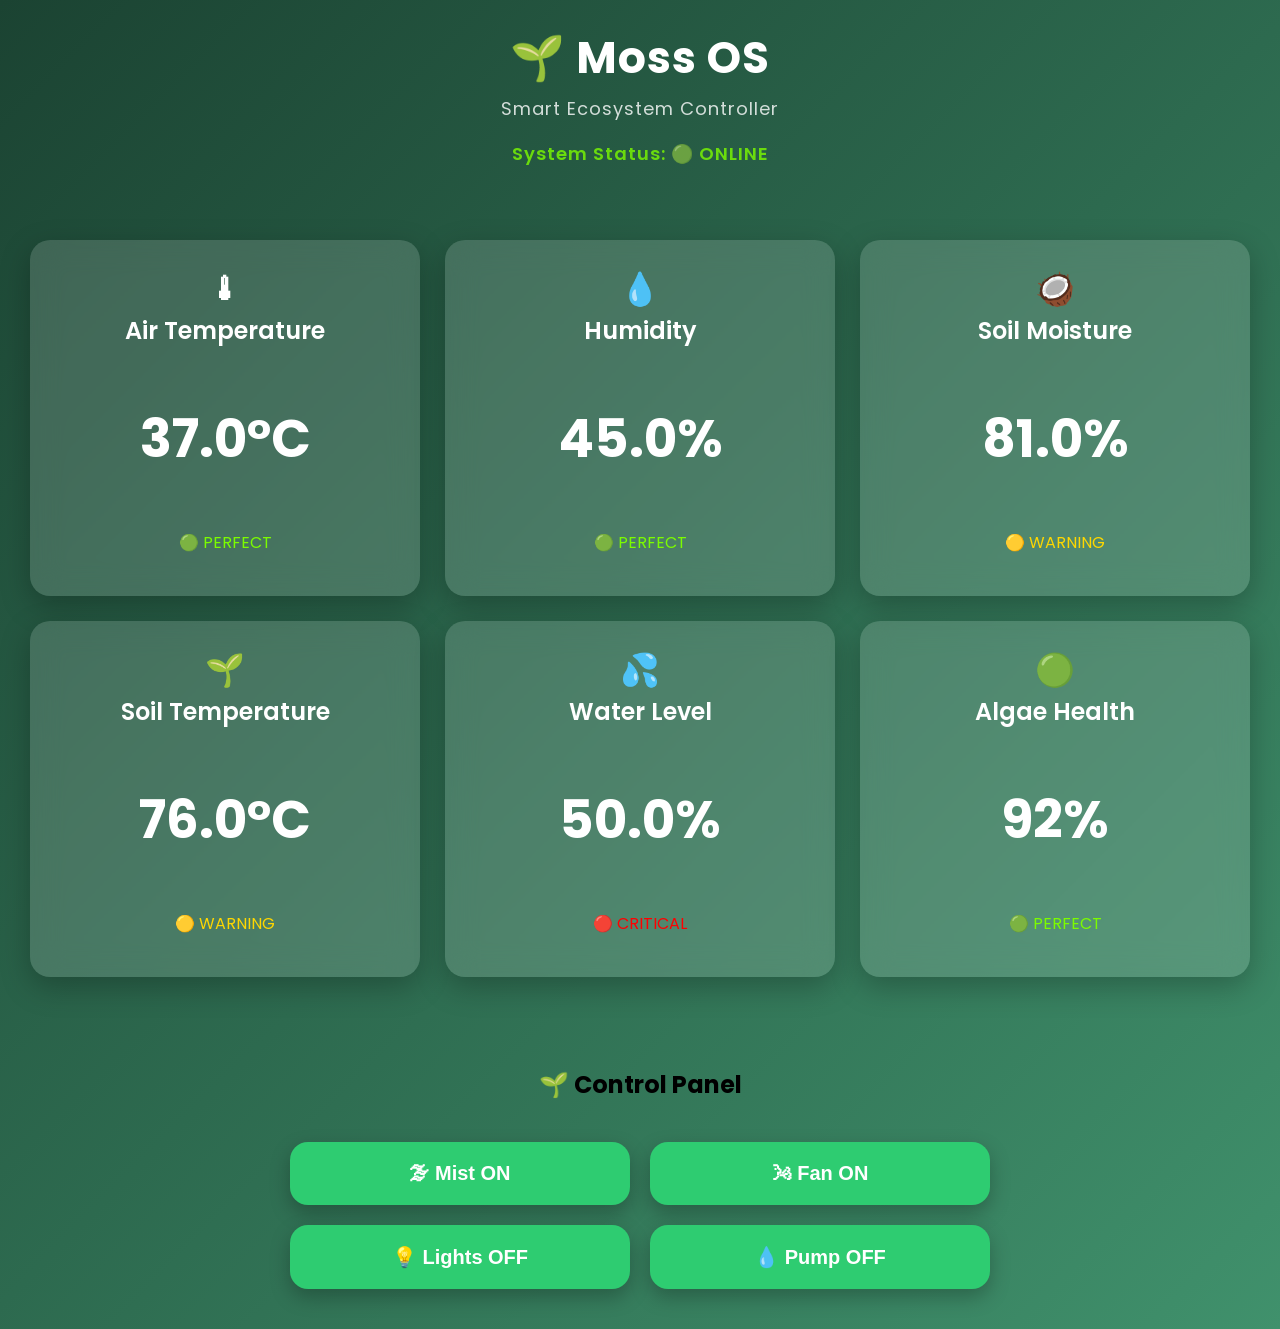
<file: index.html>
<!DOCTYPE html>
<html lang="en">
<head>
    <meta charset="UTF-8">
    <meta name="viewport" content="width=device-width, initial-scale=1.0">
    <title>Moss Farm Dashboard</title>

    <link rel="preconnect" href="https://fonts.googleapis.com">
    <link rel="preconnect" href="https://fonts.gstatic.com" crossorigin>
    <link href="https://fonts.googleapis.com/css2?family=Poppins:wght@300;400;600;700&display=swap" rel="stylesheet">
    <link rel="stylesheet" href="style.css">
</head>
<body>
    
    <header>
        <h1>🌱 Moss OS</h1>
        <p>Smart Ecosystem Controller</p>
        <p class="online">
         System Status: 🟢 ONLINE
        </p>
    </header>

<main class="dashboard">

    <section class="sensor-grid">

    <div class="card">

        <div class="icon">🌡</div>
        <h2>Air Temperature</h2>

        <p class="value" id="airTemp">24°C</p>

        <p class="status perfect">🟢 PERFECT</p>

    </div>

    <div class="card">
        <div class="icon">💧</div>

        <h2>Humidity</h2>

        <p class="value" id="humidity">90%</p>

        <p class="status perfect">🟢 PERFECT</p>

    </div>

    <div class="card">
        <div class="icon">🥥</div>

        <h2>Soil Moisture</h2>

        <p class="value" id="soilMoisture">86%</p>

        <p class="status warning">🟡 WARNING</p>

    </div>

    <div class="card">
        <div class="icon">🌱</div>

        <h2>Soil Temperature</h2>

        <p class="value" id="soilTemp">20°C</p>

        <p class="status warning">🟡 WARNING</p>

    </div>

    <div class="card">
        <div class="icon">💦</div>

        <h2>Water Level</h2>

        <p  class="value" id="waterLevel">86%</p>

        <p class="status critical">🔴 CRITICAL</p>

    </div>

    <div class="card">

    <div class="icon">🟢</div>

    <h2>Algae Health</h2>

    <p class="value" id="algaeHealth">92%</p>

    <p class="status perfect">🟢 PERFECT</p>

    </div>

    </section>

    <section class="controls">

    <h2>🌱 Control Panel</h2>

    <div class="controlGrid">

        <button class="modeBtn" id="mistBtn">
            🌫 Mist OFF
        </button>

        <button class="modeBtn" id="fanBtn">
            🌬 Fan OFF
        </button>

        <button class="modeBtn" id="lightBtn">
            💡 Lights OFF
        </button>

        <button class="modeBtn" id="pumpBtn">
            💧 Pump OFF
        </button>

    </div>

    </section>

</main>

<script src="script.js"></script>

</body>
</html>
</file>
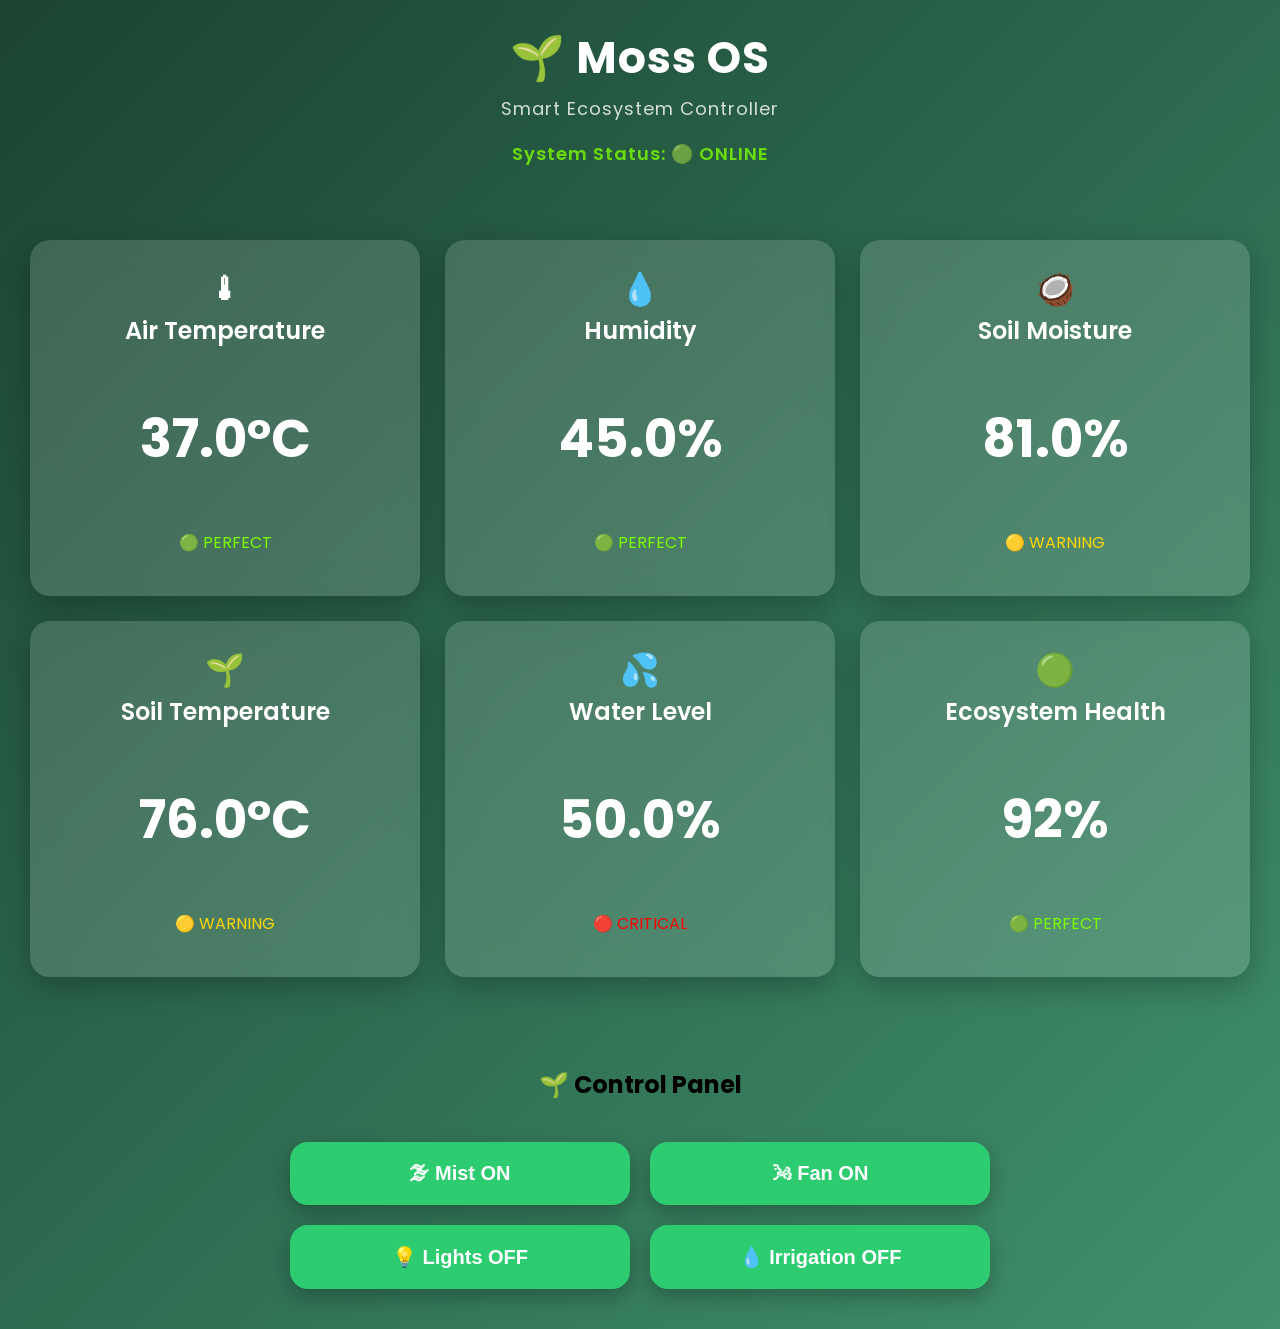
<file: MOSS OS 1.0/index.html>
<!DOCTYPE html>
<html lang="en">
<head>
    <meta charset="UTF-8">
    <meta name="viewport" content="width=device-width, initial-scale=1.0">
    <title>Moss Farm Dashboard</title>

    <link rel="preconnect" href="https://fonts.googleapis.com">
    <link rel="preconnect" href="https://fonts.gstatic.com" crossorigin>
    <link href="https://fonts.googleapis.com/css2?family=Poppins:wght@300;400;600;700&display=swap" rel="stylesheet">
    <link rel="stylesheet" href="style.css">
</head>
<body>
    
    <header>
        <h1>🌱 Moss OS</h1>
        <p>Smart Ecosystem Controller</p>
        <p class="online">
         System Status: 🟢 ONLINE
        </p>
    </header>

<main class="dashboard">

    <section class="sensor-grid">

    <div class="card">

        <div class="icon">🌡</div>
        <h2>Air Temperature</h2>

        <p class="value" id="airTemp">24°C</p>

        <p class="status perfect">🟢 PERFECT</p>

    </div>

    <div class="card">
        <div class="icon">💧</div>

        <h2>Humidity</h2>

        <p class="value" id="humidity">90%</p>

        <p class="status perfect">🟢 PERFECT</p>

    </div>

    <div class="card">
        <div class="icon">🥥</div>

        <h2>Soil Moisture</h2>

        <p class="value" id="soilMoisture">86%</p>

        <p class="status warning">🟡 WARNING</p>

    </div>

    <div class="card">
        <div class="icon">🌱</div>

        <h2>Soil Temperature</h2>

        <p class="value" id="soilTemp">20°C</p>

        <p class="status warning">🟡 WARNING</p>

    </div>

    <div class="card">
        <div class="icon">💦</div>

        <h2>Water Level</h2>

        <p  class="value" id="waterLevel">86%</p>

        <p class="status critical">🔴 CRITICAL</p>

    </div>

    <div class="card">

    <div class="icon">🟢</div>

    <h2>Ecosystem Health</h2>

    <p class="value" id="ecosystemHealth">92%</p>

    <p class="status perfect">🟢 PERFECT</p>

    </div>

    </section>

    <section class="controls">

    <h2>🌱 Control Panel</h2>

    <div class="controlGrid">

        <button class="modeBtn" id="mistBtn">
            🌫 Mist OFF
        </button>

        <button class="modeBtn" id="fanBtn">
            🌬 Fan OFF
        </button>

        <button class="modeBtn" id="lightBtn">
            💡 Lights OFF
        </button>

        <button class="modeBtn" id="dripperBtn">
            💧 Irrigation OFF
        </button>

    </div>

    </section>

</main>

<script src="script.js"></script>

</body>
</html>
</file>
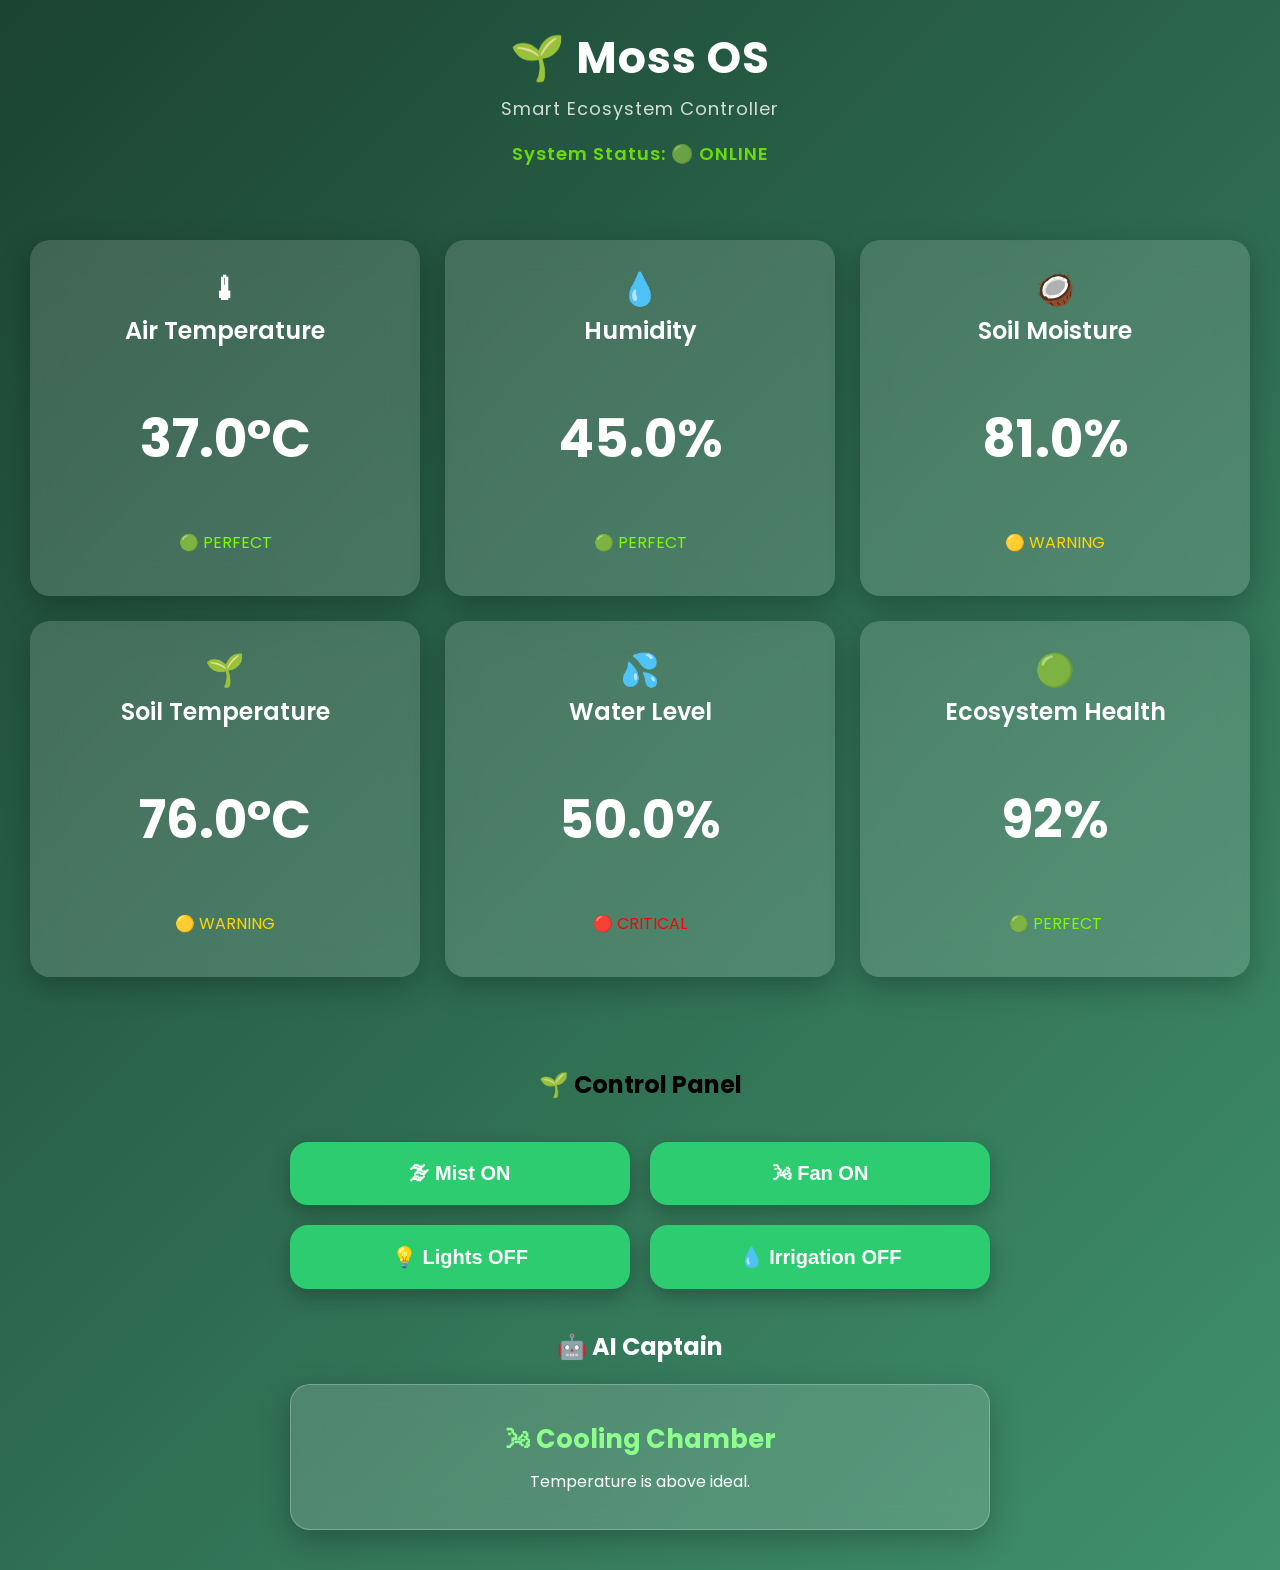
<file: MOSS OS 1.1/index.html>
<!DOCTYPE html>
<html lang="en">
<head>
    <meta charset="UTF-8">
    <meta name="viewport" content="width=device-width, initial-scale=1.0">
    <title>Moss Farm Dashboard</title>

    <link rel="preconnect" href="https://fonts.googleapis.com">
    <link rel="preconnect" href="https://fonts.gstatic.com" crossorigin>
    <link href="https://fonts.googleapis.com/css2?family=Poppins:wght@300;400;600;700&display=swap" rel="stylesheet">
    <link rel="stylesheet" href="style.css">
</head>
<body>
    
    <header>
        <h1>🌱 Moss OS</h1>
        <p>Smart Ecosystem Controller</p>
        <p class="online">
         System Status: 🟢 ONLINE
        </p>
    </header>

<main class="dashboard">

    <section class="sensor-grid">

    <div class="card">

        <div class="icon">🌡</div>
        <h2>Air Temperature</h2>

        <p class="value" id="airTemp">24°C</p>

        <p class="status perfect">🟢 PERFECT</p>

    </div>

    <div class="card">
        <div class="icon">💧</div>

        <h2>Humidity</h2>

        <p class="value" id="humidity">90%</p>

        <p class="status perfect">🟢 PERFECT</p>

    </div>

    <div class="card">
        <div class="icon">🥥</div>

        <h2>Soil Moisture</h2>

        <p class="value" id="soilMoisture">86%</p>

        <p class="status warning">🟡 WARNING</p>

    </div>

    <div class="card">
        <div class="icon">🌱</div>

        <h2>Soil Temperature</h2>

        <p class="value" id="soilTemp">20°C</p>

        <p class="status warning">🟡 WARNING</p>

    </div>

    <div class="card">
        <div class="icon">💦</div>

        <h2>Water Level</h2>

        <p  class="value" id="waterLevel">86%</p>

        <p class="status critical">🔴 CRITICAL</p>

    </div>

    <div class="card">

    <div class="icon">🟢</div>

    <h2>Ecosystem Health</h2>

    <p class="value" id="ecosystemHealth">92%</p>

    <p class="status perfect">🟢 PERFECT</p>

    </div>

    </section>

    <section class="controls">

    <h2>🌱 Control Panel</h2>

    <div class="controlGrid">

        <button class="modeBtn" id="mistBtn">
            🌫 Mist OFF
        </button>

        <button class="modeBtn" id="fanBtn">
            🌬 Fan OFF
        </button>

        <button class="modeBtn" id="lightBtn">
            💡 Lights OFF
        </button>

        <button class="modeBtn" id="dripperBtn">
            💧 Irrigation OFF
        </button>

    </div>

    </section>

    <section class="aiPanel">

        <h2>🤖 AI Captain</h2>

        <div class="aiCard">

            <p id="aiStatus">
                Monitoring Ecosystem...
            </p>
            
            <p id="aiReason">
                Waiting for sensor data...
            </p>

        </div>

    </section>

</main>

<script src="script.js"></script>

</body>
</html>
</file>
<file: style.css>
body{
    margin:0;
    font-family:'Poppins',sans-serif;

    background:linear-gradient(
        135deg,
        #1b4332,
        #2d6a4f,
        #40916c
    );

    min-height:100vh;
}

header{

    padding:25px;

    color:white;

    text-align:center;

    font-size:22px;

    letter-spacing:1px;

}

header h1 {
    margin: 0;
}
.sensor-grid{
    display:grid;
    grid-template-columns: repeat(3,1fr);
    gap:25px;
    padding:30px;

}

.card{

    background:rgba(255,255,255,0.15);

    backdrop-filter:blur(15px);

    border-radius:20px;

    padding:25px;

    text-align:center;

    color:white;

    box-shadow:0 10px 30px rgba(0,0,0,.25);

    transition:.3s;

    min-height:220px;

}

.card:hover{

    transform:
    translateY(-10px)
    scale(1.03);

    box-shadow:
    0 20px 40px rgba(0,0,0,.35);

}

.card h2{
    margin-top:0;
    color:white;
    font-weight: 600;
}

.value{

    font-size:52px;

    font-weight:700;

}

.perfect{
    color:#7CFC00;
    animation:pulse 1s infinite;
}

.warning{
    color:gold;
    animation:pulse 1.5s infinite;
}

.critical{
    color:red;
    animation:pulse 2s infinite;
}

header p{

    margin-top:5px;

    opacity:.8;

    font-size:18px;

}

.online{

    color:#7CFC00;

    font-weight:600;

}

.card .icon{
    margin-top:0;
    font-size: 32px;
    font-weight: 600;
}

@keyframes pulse{

    0%{transform:scale(1);}

    50%{transform:scale(1.15); opacity:.7;}

    100%{transform:scale(1);}
}

.controls{
    margin-top:40px;
    margin-bottom:40px;

    display:flex;
    flex-direction:column;

    align-items:center;

    gap:20px;
}

.modeBtn{

    padding:20px;

    border:none;

    border-radius:18px;

    background:#2ecc71;

    color:white;

    font-size:20px;

    font-weight:600;

    cursor:pointer;

    transition:.3s;

    box-shadow:0 8px 20px rgba(0,0,0,.25);

}

.modeBtn:hover{

    transform:

    translateY(-5px)

    scale(1.05);

}

.controlGrid{

    display:grid;

    grid-template-columns:repeat(2,1fr);

    gap:20px;

    width:100%;

    max-width:700px;

    justify-content:center;
}
</file>
<file: MOSS OS 1.0/style.css>
body{
    margin:0;
    font-family:'Poppins',sans-serif;

    background:linear-gradient(
        135deg,
        #1b4332,
        #2d6a4f,
        #40916c
    );

    min-height:100vh;
}

header{

    padding:25px;

    color:white;

    text-align:center;

    font-size:22px;

    letter-spacing:1px;

}

header h1 {
    margin: 0;
}
.sensor-grid{
    display:grid;
    grid-template-columns: repeat(3,1fr);
    gap:25px;
    padding:30px;

}

.card{

    background:rgba(255,255,255,0.15);

    backdrop-filter:blur(15px);

    border-radius:20px;

    padding:25px;

    text-align:center;

    color:white;

    box-shadow:0 10px 30px rgba(0,0,0,.25);

    transition:.3s;

    min-height:220px;

}

.card:hover{

    transform:
    translateY(-10px)
    scale(1.03);

    box-shadow:
    0 20px 40px rgba(0,0,0,.35);

}

.card h2{
    margin-top:0;
    color:white;
    font-weight: 600;
}

.value{

    font-size:52px;

    font-weight:700;

}

.perfect{
    color:#7CFC00;
    animation:pulse 1s infinite;
}

.warning{
    color:gold;
    animation:pulse 1.5s infinite;
}

.critical{
    color:red;
    animation:pulse 2s infinite;
}

header p{

    margin-top:5px;

    opacity:.8;

    font-size:18px;

}

.online{

    color:#7CFC00;

    font-weight:600;

}

.card .icon{
    margin-top:0;
    font-size: 32px;
    font-weight: 600;
}

@keyframes pulse{

    0%{transform:scale(1);}

    50%{transform:scale(1.15); opacity:.7;}

    100%{transform:scale(1);}
}

.controls{
    margin-top:40px;
    margin-bottom:40px;

    display:flex;
    flex-direction:column;

    align-items:center;

    gap:20px;
}

.modeBtn{

    padding:20px;

    border:none;

    border-radius:18px;

    background:#2ecc71;

    color:white;

    font-size:20px;

    font-weight:600;

    cursor:pointer;

    transition:.3s;

    box-shadow:0 8px 20px rgba(0,0,0,.25);

}

.modeBtn:hover{

    transform:

    translateY(-5px)

    scale(1.05);

}

.controlGrid{

    display:grid;

    grid-template-columns:repeat(2,1fr);

    gap:20px;

    width:100%;

    max-width:700px;

    justify-content:center;
}
</file>
<file: MOSS OS 1.1/style.css>
body{
    margin:0;
    font-family:'Poppins',sans-serif;

    background:linear-gradient(
        135deg,
        #1b4332,
        #2d6a4f,
        #40916c
    );

    min-height:100vh;
}

header{

    padding:25px;

    color:white;

    text-align:center;

    font-size:22px;

    letter-spacing:1px;

}

header h1 {
    margin: 0;
}
.sensor-grid{
    display:grid;
    grid-template-columns: repeat(3,1fr);
    gap:25px;
    padding:30px;

}

.card{

    background:rgba(255,255,255,0.15);

    backdrop-filter:blur(15px);

    border-radius:20px;

    padding:25px;

    text-align:center;

    color:white;

    box-shadow:0 10px 30px rgba(0,0,0,.25);

    transition:.3s;

    min-height:220px;

}

.card:hover{

    transform:
    translateY(-10px)
    scale(1.03);

    box-shadow:
    0 20px 40px rgba(0,0,0,.35);

}

.card h2{
    margin-top:0;
    color:white;
    font-weight: 600;
}

.value{

    font-size:52px;

    font-weight:700;

}

.perfect{
    color:#7CFC00;
    animation:pulse 1s infinite;
}

.warning{
    color:gold;
    animation:pulse 1.5s infinite;
}

.critical{
    color:red;
    animation:pulse 2s infinite;
}

header p{

    margin-top:5px;

    opacity:.8;

    font-size:18px;

}

.online{

    color:#7CFC00;

    font-weight:600;

}

.card .icon{
    margin-top:0;
    font-size: 32px;
    font-weight: 600;
}

@keyframes pulse{

    0%{transform:scale(1);}

    50%{transform:scale(1.15); opacity:.7;}

    100%{transform:scale(1);}
}

.controls{
    margin-top:40px;
    margin-bottom:40px;

    display:flex;
    flex-direction:column;

    align-items:center;

    gap:20px;
}

.modeBtn{

    padding:20px;

    border:none;

    border-radius:18px;

    background:#2ecc71;

    color:white;

    font-size:20px;

    font-weight:600;

    cursor:pointer;

    transition:.3s;

    box-shadow:0 8px 20px rgba(0,0,0,.25);

}

.modeBtn:hover{

    transform:

    translateY(-5px)

    scale(1.05);

}

.controlGrid{

    display:grid;

    grid-template-columns:repeat(2,1fr);

    gap:20px;

    width:100%;

    max-width:700px;

    justify-content:center;
}

/*=========================
AI PANEL
=========================*/

.aiPanel{

    width:100%;
    max-width:700px;
    margin:40px auto;

}


.aiPanel h2{

    text-align:center;
    margin-bottom:20px;
    color:white;

}

.aiCard{

    width:100%;
    padding:25px;

    background:rgba(255,255,255,0.15);
    backdrop-filter:blur(15px);
    -webkit-backdrop-filter:blur(15px);

    border:1px solid rgba(255,255,255,0.25);
    border-radius:20px;

    text-align:center;

    box-sizing:border-box;

    color:white;

    box-shadow:0 10px 30px rgba(0,0,0,.25);

}

.aiCard p{

    text-align:center;
    margin:10px 0;

}

#aiStatus{

    font-size:1.6rem;
    font-weight:700;
    color:#8cff8c;

}

#aiReason{

    font-size:1rem;
    color:white;

}

@keyframes aiPulse{

    0%{

        box-shadow:0 0 10px rgba(140,255,156,0.3);

    }

    50%{

        box-shadow:0 0 25px rgba(140,255,156,0.7);

    }

    100%{

        box-shadow:0 0 10px rgba(140,255,156,0.3);

    }

}

.aiCard{

    animation:aiPulse 2s infinite;
}
</file>
